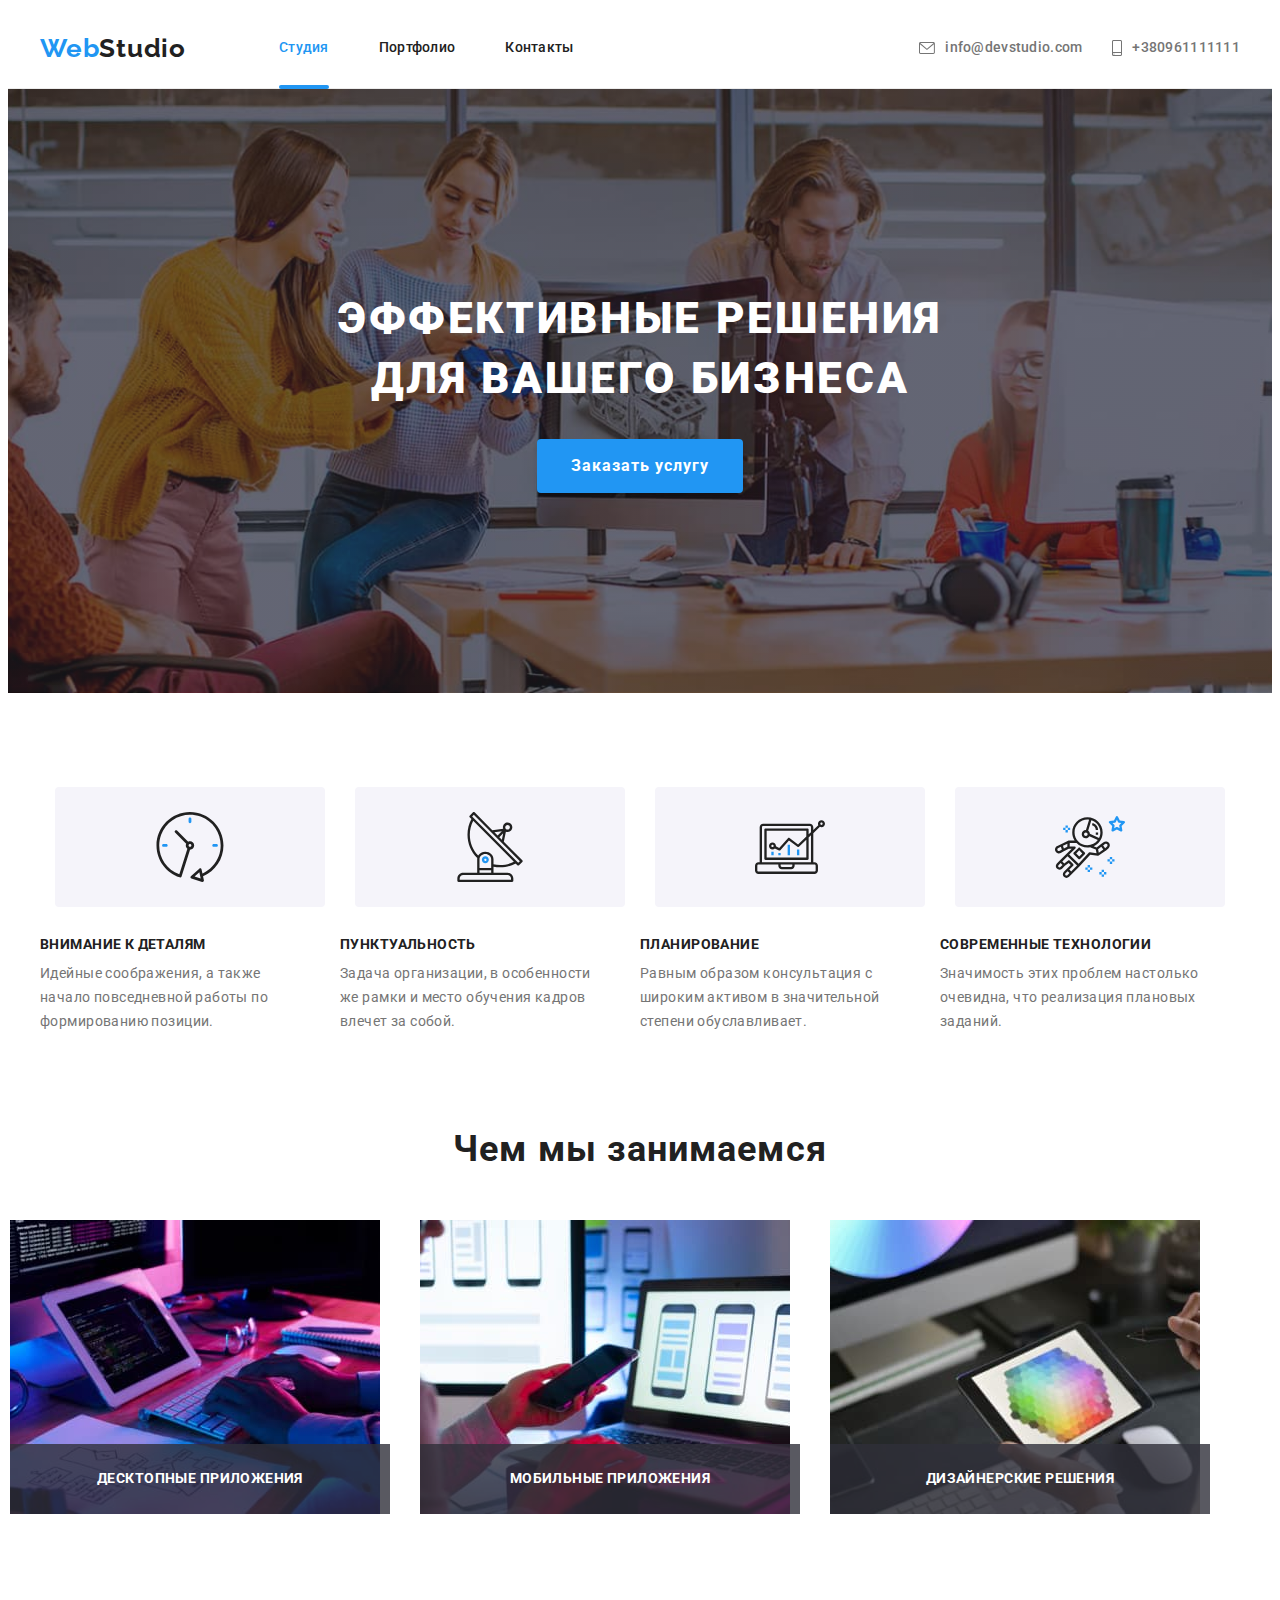
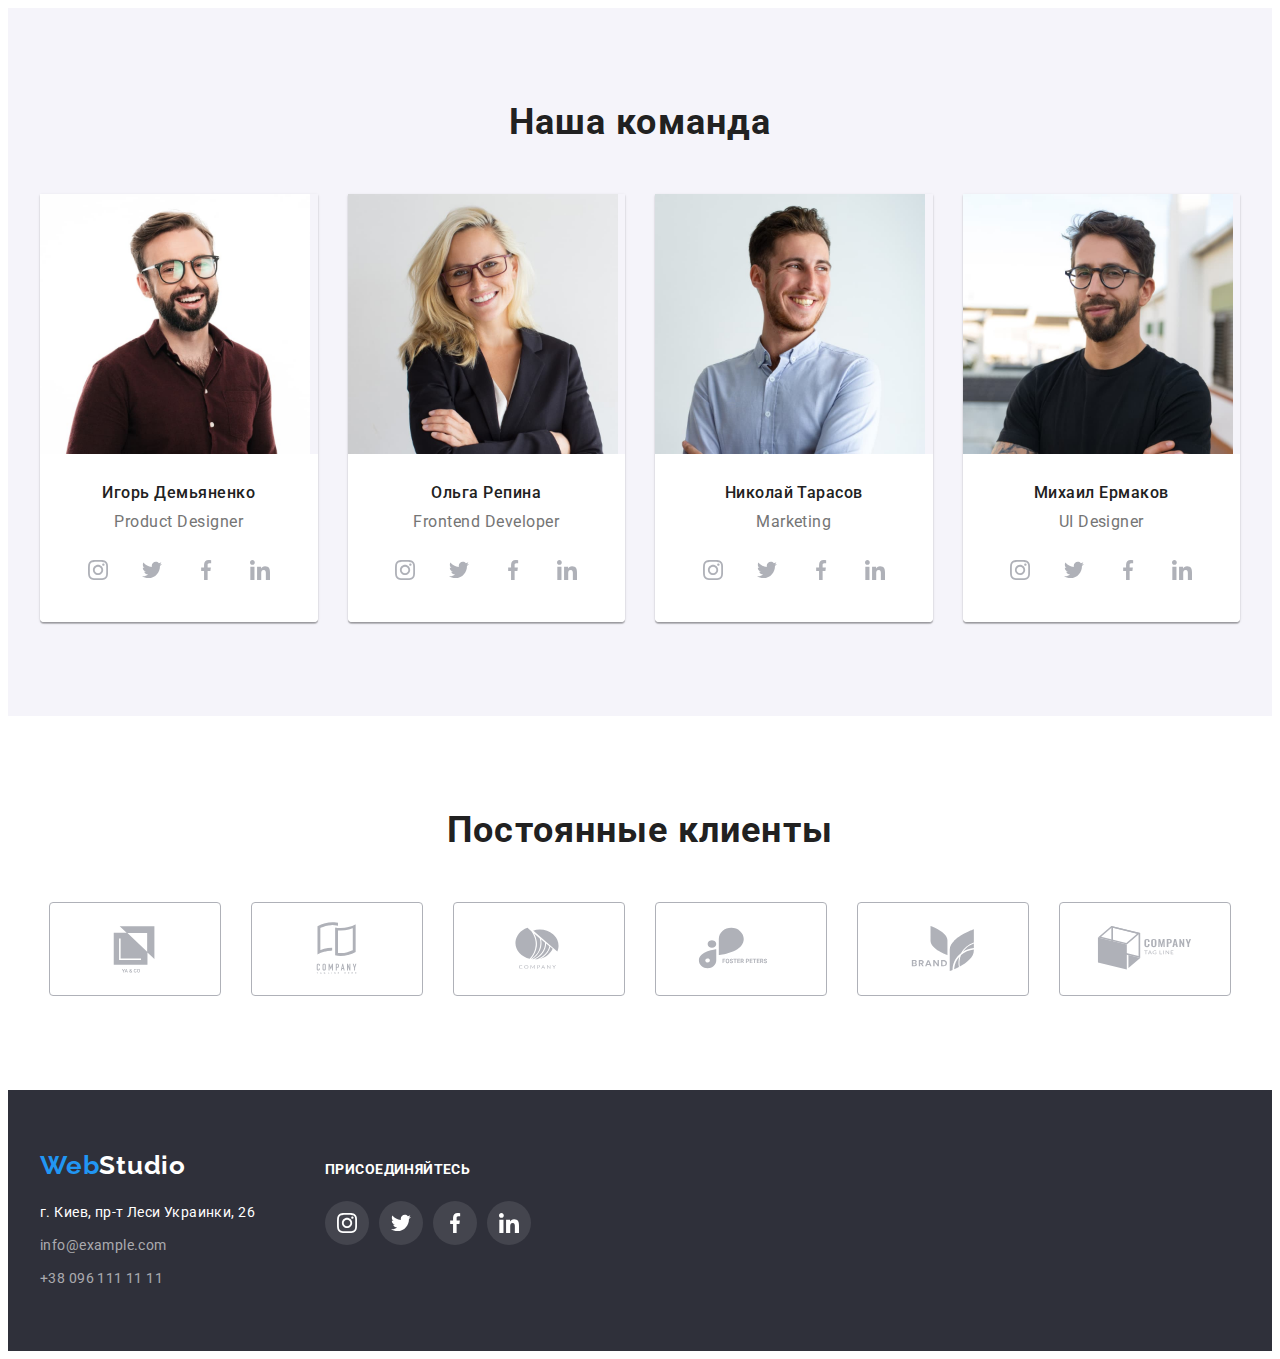
<file: index.html>
<!DOCTYPE html>
<html lang="ru">
  <head>
    <meta charset="UTF-8" />
    <meta http-equiv="X-UA-Compatible" content="IE=edge" />
    <meta name="viewport" content="width=device-width, initial-scale=1.0" />
    <title>Web Studio</title>
    <link rel="preconnect" href="https://fonts.googleapis.com" />
    <link rel="preconnect" href="https://fonts.gstatic.com" crossorigin />
    <link
      href="https://fonts.googleapis.com/css2?family=Raleway:wght@700&family=Roboto:wght@400;500;700;900&display=swap"
      rel="stylesheet"
    />
    <link
      rel="stylesheet"
      href="https://cdnjs.cloudflare.com/ajax/libs/modern-normalize/1.1.0/modern-normalize.min.css"
      integrity="sha512-wpPYUAdjBVSE4KJnH1VR1HeZfpl1ub8YT/NKx4PuQ5NmX2tKuGu6U/JRp5y+Y8XG2tV+wKQpNHVUX03MfMFn9Q=="
      crossorigin="anonymous"
      referrerpolicy="no-referrer"
    />
    <link rel="stylesheet" href="./css/styles.css" />
  </head>
  <body>
    <!--Заголовок-->
    <header class="header">
      <div class="container header-container">
        <a class="header-logo link" href="./index.html"
          ><span class="accent">Web</span>Studio</a
        >
        <nav class="header-nav">
          <ul class="list header-list">
            <li class="header-item">
              <a class="link header-link current" href="./index.html">Студия</a>
            </li>
            <li class="header-item">
              <a class="link header-link" href="./portfolio.html">Портфолио</a>
            </li>
            <li class="header-item">
              <a class="link header-link" href="">Контакты</a>
            </li>
          </ul>
        </nav>

        <ul class="list header-contact-list">
          <li class="heder-contact-item">
            <a class="link header-auth-nav" href="mailto:info@devstudio.com"
              ><svg class="contact-icon" width="16" height="12">
                <use href="./images/icons.svg#icon-envelope-1"></use>
              </svg>
              info@devstudio.com</a
            >
          </li>
          <li class="heder-contact-item">
            <a class="link header-auth-nav" href="tel:+380961111111"
              ><svg class="contact-icon" width="10" height="16">
                <use href="./images/icons.svg#icon-smartphone-2"></use>
              </svg>
              +380961111111</a
            >
          </li>
        </ul>
      </div>
    </header>

    <main>
      <!--Cекция 1-->
      <section class="hero">
        <div class="container">
          <h1 class="hero-title">ЭФФЕКТИВНЫЕ РЕШЕНИЯ ДЛЯ ВАШЕГО БИЗНЕСА</h1>
          <button type="button" class="button-primary" data-modal-open>
            Заказать услугу
          </button>
          <div class="backdrop is-hidden" data-modal>
            <div class="modal">
              <button class="modal-button" data-modal-close>
                <svg class="button-vector" width="11" height="11">
                  <use href="./images/icons.svg#icon-Vector-1"></use>
                </svg>
              </button>
            </div>
          </div>
        </div>
      </section>
      <!--Секция 2-->
      <section class="about">
        <div class="container">
          <h2 class="visually-hidden">Задания студии</h2>
          <ul class="about-icon-list list">
            <li class="about-icon-item">
              <div class="icon-tasks">
                <svg class="about-icon" width="70" height="70">
                  <use href="./images/icons.svg#icon-clock"></use>
                </svg>
              </div>
            </li>
            <li class="about-icon-item">
              <div class="icon-tasks">
                <svg class="about-icon" width="70" height="70">
                  <use href="./images/icons.svg#icon-antenna"></use>
                </svg>
              </div>
            </li>
            <li class="about-icon-item">
              <div class="icon-tasks">
                <svg class="about-icon" width="70" height="70">
                  <use href="./images/icons.svg#icon-diagram"></use>
                </svg>
              </div>
            </li>
            <li class="about-icon-item">
              <div class="icon-tasks">
                <svg class="about-icon" width="70" height="70">
                  <use href="./images/icons.svg#icon-astronaut"></use>
                </svg>
              </div>
            </li>
          </ul>
          <ul class="list about-list">
            <li class="about-item">
              <h3 class="about-title">Внимание к деталям</h3>
              <p class="about-text">
                Идейные соображения, а также начало повседневной работы по
                формированию позиции.
              </p>
            </li>
            <li class="about-item">
              <h3 class="about-title">Пунктуальность</h3>
              <p class="about-text">
                Задача организации, в особенности же рамки и место обучения
                кадров влечет за собой.
              </p>
            </li>
            <li class="about-item">
              <h3 class="about-title">Планирование</h3>
              <p class="about-text">
                Равным образом консультация с широким активом в значительной
                степени обуславливает.
              </p>
            </li>
            <li class="about-item">
              <h3 class="about-title">Современные технологии</h3>
              <p class="about-text">
                Значимость этих проблем настолько очевидна, что реализация
                плановых заданий.
              </p>
            </li>
          </ul>
        </div>
      </section>

      <!--Секция 3-->
      <section class="work">
        <div class="container">
          <h2 class="work-title">Чем мы занимаемся</h2>
          <ul class="list work-list">
            <li class="work-item">
              <div class="thumb">
                <img
                  src="./images/img1.jpg"
                  width="370"
                  alt="Работа за компьютером"
                />
                <p class="label">Десктопные приложения</p>
              </div>
            </li>
            <li class="work-item">
              <div class="thumb">
                <img src="./images/img2.jpg" width="370" alt="Телефон" />
                <p class="label">Мобильные приложения</p>
              </div>
            </li>
            <li class="work-item">
              <div class="thumb">
                <img src="./images/img3.jpg" width="370" alt="Планшет" />
                <p class="label">Дизайнерские решения</p>
              </div>
            </li>
          </ul>
        </div>
      </section>

      <section class="team">
        <!--Секция 4-->
        <div class="container">
          <h2 class="team-title">Наша команда</h2>
          <ul class="list team-list">
            <li class="team-item">
              <div class="shadow">
                <img
                  src="./images/img4.jpg"
                  width="270"
                  alt="Игорь Демьяненко фото"
                />
                <div class="specialists">
                  <h3 class="team-after-title">Игорь Демьяненко</h3>
                  <p class="team-text">
                    <span lang="en">Product Designer</span>
                  </p>
                  <ul class="specialists-list list">
                    <li class="specialists-item">
                      <a
                        href=""
                        class="specialists-link"
                        target="_blank"
                        rel="noopener noreferrer"
                        ><svg class="specialists-icon" width="20" height="20">
                          <use href="./images/icons.svg#icon-instagram"></use>
                        </svg>
                      </a>
                    </li>
                    <li class="specialists-item">
                      <a
                        href=""
                        class="specialists-link"
                        target="_blank"
                        rel="noopener noreferrer"
                        ><svg class="specialists-icon" width="20" height="20">
                          <use href="./images/icons.svg#icon-twitter"></use>
                        </svg>
                      </a>
                    </li>
                    <li class="specialists-item">
                      <a
                        href=""
                        class="specialists-link"
                        target="_blank"
                        rel="noopener noreferrer"
                        ><svg class="specialists-icon" width="20" height="20">
                          <use href="./images/icons.svg#icon-facebook"></use>
                        </svg>
                      </a>
                    </li>
                    <li class="specialists-item">
                      <a
                        href=""
                        class="specialists-link"
                        target="_blank"
                        rel="noopener noreferrer"
                        ><svg class="specialists-icon" width="20" height="20">
                          <use href="./images/icons.svg#icon-linkedin"></use>
                        </svg>
                      </a>
                    </li>
                  </ul>
                </div>
              </div>
            </li>
            <li class="team-item">
              <div class="shadow">
                <img
                  src="./images/img5.jpg"
                  width="270"
                  alt="Ольга Репина фото"
                />
                <div class="specialists">
                  <h3 class="team-after-title">Ольга Репина</h3>
                  <p class="team-text">
                    <span lang="en">Frontend Developer</span>
                  </p>
                  <ul class="specialists-list list">
                    <li class="specialists-item">
                      <a
                        href=""
                        class="specialists-link"
                        target="_blank"
                        rel="noopener noreferrer"
                        ><svg class="specialists-icon" width="20" height="20">
                          <use href="./images/icons.svg#icon-instagram"></use>
                        </svg>
                      </a>
                    </li>
                    <li class="specialists-item">
                      <a
                        href=""
                        class="specialists-link"
                        target="_blank"
                        rel="noopener noreferrer"
                        ><svg class="specialists-icon" width="20" height="20">
                          <use href="./images/icons.svg#icon-twitter"></use>
                        </svg>
                      </a>
                    </li>
                    <li class="specialists-item">
                      <a
                        href=""
                        class="specialists-link"
                        target="_blank"
                        rel="noopener noreferrer"
                        ><svg class="specialists-icon" width="20" height="20">
                          <use href="./images/icons.svg#icon-facebook"></use>
                        </svg>
                      </a>
                    </li>
                    <li class="specialists-item">
                      <a
                        href=""
                        class="specialists-link"
                        target="_blank"
                        rel="noopener noreferrer"
                        ><svg class="specialists-icon" width="20" height="20">
                          <use href="./images/icons.svg#icon-linkedin"></use>
                        </svg>
                      </a>
                    </li>
                  </ul>
                </div>
              </div>
            </li>
            <li class="team-item">
              <div class="shadow">
                <img
                  src="./images/img6.jpg"
                  width="270"
                  alt="Николай Тарасов фото"
                />
                <div class="specialists">
                  <h3 class="team-after-title">Николай Тарасов</h3>
                  <p class="team-text"><span lang="en">Marketing</span></p>
                  <ul class="specialists-list list">
                    <li class="specialists-item">
                      <a
                        href=""
                        class="specialists-link"
                        target="_blank"
                        rel="noopener noreferrer"
                        ><svg class="specialists-icon" width="20" height="20">
                          <use href="./images/icons.svg#icon-instagram"></use>
                        </svg>
                      </a>
                    </li>
                    <li class="specialists-item">
                      <a
                        href=""
                        class="specialists-link"
                        target="_blank"
                        rel="noopener noreferrer"
                        ><svg class="specialists-icon" width="20" height="20">
                          <use href="./images/icons.svg#icon-twitter"></use>
                        </svg>
                      </a>
                    </li>
                    <li class="specialists-item">
                      <a
                        href=""
                        class="specialists-link"
                        target="_blank"
                        rel="noopener noreferrer"
                        ><svg class="specialists-icon" width="20" height="20">
                          <use href="./images/icons.svg#icon-facebook"></use>
                        </svg>
                      </a>
                    </li>
                    <li class="specialists-item">
                      <a
                        href=""
                        class="specialists-link"
                        target="_blank"
                        rel="noopener noreferrer"
                        ><svg class="specialists-icon" width="20" height="20">
                          <use href="./images/icons.svg#icon-linkedin"></use>
                        </svg>
                      </a>
                    </li>
                  </ul>
                </div>
              </div>
            </li>
            <li class="team-item">
              <div class="shadow">
                <img
                  src="./images/img7.jpg"
                  width="270"
                  alt="Михаил Ермаков фото"
                />
                <div class="specialists">
                  <h3 class="team-after-title">Михаил Ермаков</h3>
                  <p class="team-text"><span lang="en">UI Designer</span></p>
                  <ul class="specialists-list list">
                    <li class="specialists-item">
                      <a
                        href=""
                        class="specialists-link"
                        target="_blank"
                        rel="noopener noreferrer"
                        ><svg class="specialists-icon" width="20" height="20">
                          <use href="./images/icons.svg#icon-instagram"></use>
                        </svg>
                      </a>
                    </li>
                    <li class="specialists-item">
                      <a
                        href=""
                        class="specialists-link"
                        target="_blank"
                        rel="noopener noreferrer"
                        ><svg class="specialists-icon" width="20" height="20">
                          <use href="./images/icons.svg#icon-twitter"></use>
                        </svg>
                      </a>
                    </li>
                    <li class="specialists-item">
                      <a
                        href=""
                        class="specialists-link"
                        target="_blank"
                        rel="noopener noreferrer"
                        ><svg class="specialists-icon" width="20" height="20">
                          <use href="./images/icons.svg#icon-facebook"></use>
                        </svg>
                      </a>
                    </li>
                    <li class="specialists-item">
                      <a
                        href=""
                        class="specialists-link"
                        target="_blank"
                        rel="noopener noreferrer"
                        ><svg class="specialists-icon" width="20" height="20">
                          <use href="./images/icons.svg#icon-linkedin"></use>
                        </svg>
                      </a>
                    </li>
                  </ul>
                </div>
              </div>
            </li>
          </ul>
        </div>
      </section>
      <!-- Секция 5 -->
      <section class="clients">
        <div class="container">
          <h2 class="clients-title">Постоянные клиенты</h2>
          <ul class="clients-list list">
            <li class="clients-item">
              <a
                href=""
                class="clients-link"
                target="_blank"
                rel="noopener noreferrer"
              >
                <svg class="clients-icon" width="106" height="60">
                  <use href="./images/icons.svg#icon-Logo-1"></use>
                </svg>
              </a>
            </li>
            <li class="clients-item">
              <a
                href=""
                class="clients-link"
                target="_blank"
                rel="noopener noreferrer"
              >
                <svg class="clients-icon" width="106" height="60">
                  <use href="./images/icons.svg#icon-Logo-2"></use>
                </svg>
              </a>
            </li>
            <li class="clients-item">
              <a
                href=""
                class="clients-link"
                target="_blank"
                rel="noopener noreferrer"
              >
                <svg class="clients-icon" width="106" height="60">
                  <use href="./images/icons.svg#icon-Logo-3"></use>
                </svg>
              </a>
            </li>
            <li class="clients-item">
              <a
                href=""
                class="clients-link"
                target="_blank"
                rel="noopener noreferrer"
              >
                <svg class="clients-icon" width="106" height="60">
                  <use href="./images/icons.svg#icon-Logo-4"></use>
                </svg>
              </a>
            </li>
            <li class="clients-item">
              <a
                href=""
                class="clients-link"
                target="_blank"
                rel="noopener noreferrer"
              >
                <svg class="clients-icon" width="106" height="60">
                  <use href="./images/icons.svg#icon-Logo-5"></use>
                </svg>
              </a>
            </li>
            <li class="clients-item">
              <a
                href=""
                class="clients-link"
                target="_blank"
                rel="noopener noreferrer"
              >
                <svg class="clients-icon" width="106" height="60">
                  <use href="./images/icons.svg#icon-Logo-6"></use>
                </svg>
              </a>
            </li>
          </ul>
        </div>
      </section>
    </main>
    <footer class="footer">
      <!--Подвал-->
      <div class="container footer-container">
        <div class="footer-left">
          <a class="footer-logo link" href="./index.html"
            ><span class="accent">Web</span>Studio
          </a>
          <address class="adress">
            <p class="adress-text">г. Киев, пр-т Леси Украинки, 26</p>
            <ul class="list adress-list">
              <li class="adress-item">
                <a class="link adress-link" href="mailto:info@example.com"
                  >info@example.com</a
                >
              </li>
              <li class="adress-item">
                <a class="link adress-link" href="tel:+380961111111"
                  >+38 096 111 11 11</a
                >
              </li>
            </ul>
          </address>
        </div>
        <div class="footer-right">
          <p class="footer-text">ПРИСОЕДИНЯЙТЕСЬ</p>
          <ul class="footer-list list">
            <li class="footer-item">
              <a
                href=""
                class="footer-link"
                target="_blank"
                rel="noopener noreferrer"
                ><svg class="footer-icon" width="20" height="20">
                  <use href="./images/icons.svg#icon-instagram"></use>
                </svg>
              </a>
            </li>
            <li class="footer-item">
              <a
                href=""
                class="footer-link"
                target="_blank"
                rel="noopener noreferrer"
                ><svg class="footer-icon" width="20" height="20">
                  <use href="./images/icons.svg#icon-twitter"></use>
                </svg>
              </a>
            </li>
            <li class="footer-item">
              <a
                href=""
                class="footer-link"
                target="_blank"
                rel="noopener noreferrer"
                ><svg class="footer-icon" width="20" height="20">
                  <use href="./images/icons.svg#icon-facebook"></use>
                </svg>
              </a>
            </li>
            <li class="footer-item">
              <a
                href=""
                class="footer-link"
                target="_blank"
                rel="noopener noreferrer"
                ><svg class="footer-icon" width="20" height="20">
                  <use href="./images/icons.svg#icon-linkedin"></use>
                </svg>
              </a>
            </li>
          </ul>
        </div>
      </div>
    </footer>
    <script src="./js/modal.js"></script>
  </body>
</html>
</file>
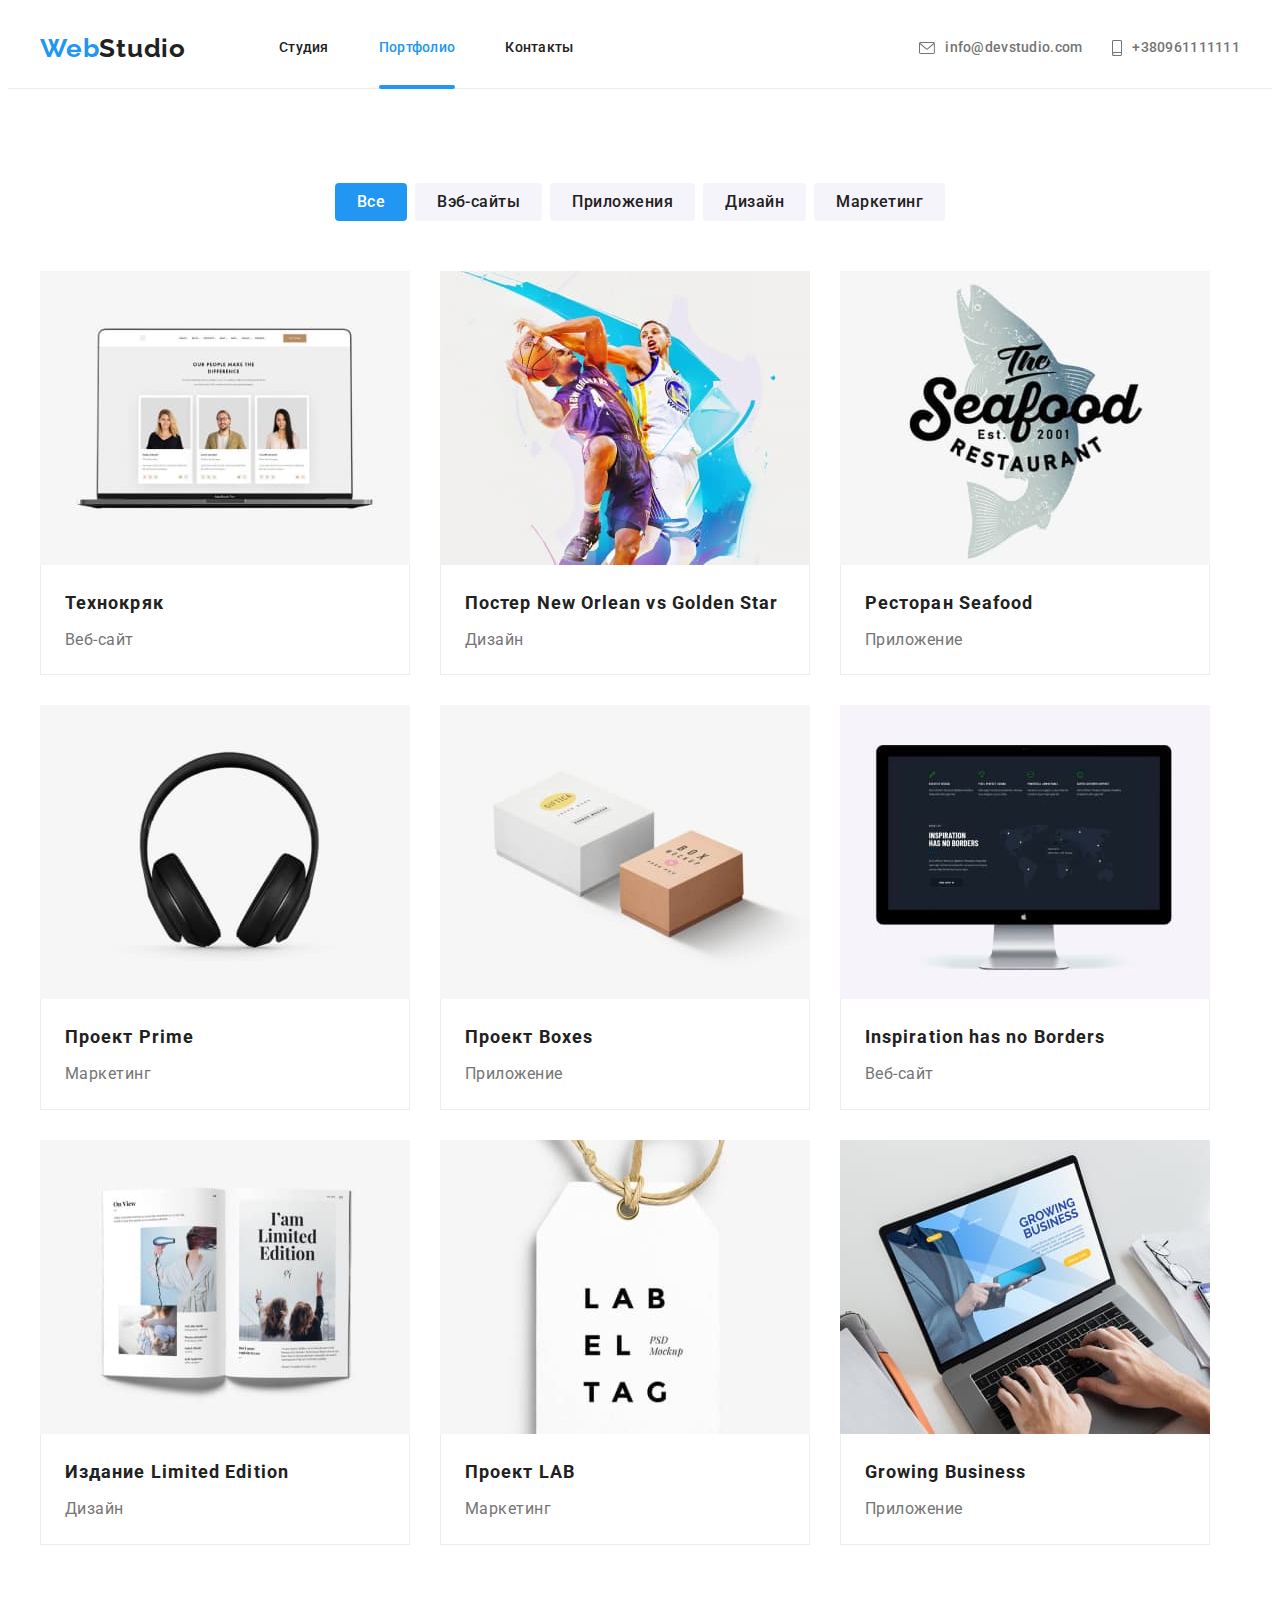
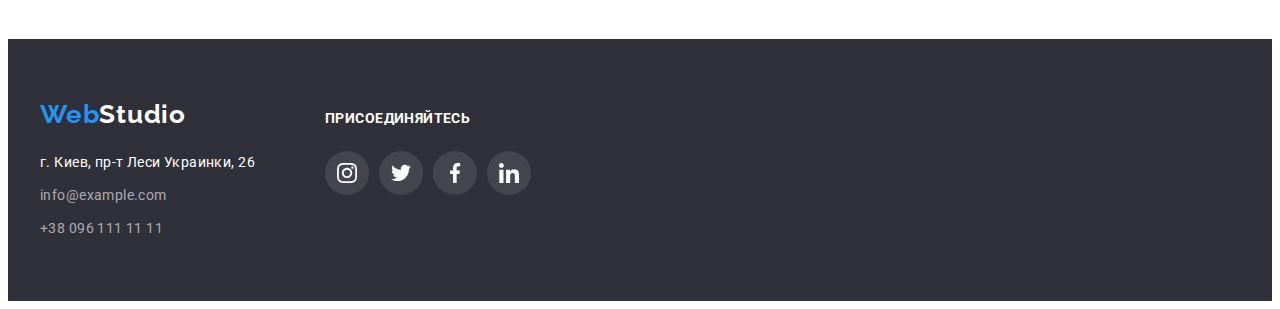
<file: portfolio.html>
<!DOCTYPE html>
<html lang="ru">
  <head>
    <meta charset="UTF-8" />
    <meta http-equiv="X-UA-Compatible" content="IE=edge" />
    <meta name="viewport" content="width=device-width, initial-scale=1.0" />
    <title>Портфолио</title>
    <link rel="preconnect" href="https://fonts.googleapis.com" />
    <link rel="preconnect" href="https://fonts.gstatic.com" crossorigin />
    <link
      href="https://fonts.googleapis.com/css2?family=Raleway:wght@700&family=Roboto:wght@400;500;700;900&display=swap"
      rel="stylesheet"
    />
    <link
      rel="stylesheet"
      href="https://cdnjs.cloudflare.com/ajax/libs/modern-normalize/1.1.0/modern-normalize.min.css"
      integrity="sha512-wpPYUAdjBVSE4KJnH1VR1HeZfpl1ub8YT/NKx4PuQ5NmX2tKuGu6U/JRp5y+Y8XG2tV+wKQpNHVUX03MfMFn9Q=="
      crossorigin="anonymous"
      referrerpolicy="no-referrer"
    />
    <link rel="stylesheet" href="./css/styles.css" />
  </head>
  <body>
    <!--Заголовок-->
    <header class="header">
      <div class="container header-container">
        <a class="header-logo link" href="./index.html"
          ><span class="accent">Web</span>Studio</a
        >
        <nav class="header-nav">
          <ul class="list header-list">
            <li class="header-item">
              <a class="link header-link" href="./index.html">Студия</a>
            </li>
            <li class="header-item">
              <a class="link header-link current" href="./portfolio.html"
                >Портфолио</a
              >
            </li>
            <li class="header-item">
              <a class="link header-link" href="">Контакты</a>
            </li>
          </ul>
        </nav>

        <ul class="list header-contact-list">
          <li class="heder-contact-item">
            <a class="link header-auth-nav" href="mailto:info@devstudio.com"
              ><svg class="contact-icon" width="16" height="12">
                <use href="./images/icons.svg#icon-envelope-1"></use>
              </svg>
              info@devstudio.com</a
            >
          </li>
          <li class="heder-contact-item">
            <a class="link header-auth-nav" href="tel:+380961111111"
              ><svg class="contact-icon" width="10" height="16">
                <use href="./images/icons.svg#icon-smartphone-2"></use>
              </svg>
              +380961111111</a
            >
          </li>
        </ul>
      </div>
    </header>

    <main>
      <section class="portfolio">
        <div class="container">
          <h1 class="visually-hidden">Проэкты</h1>
          <ul class="list button-list">
            <li class="button-item">
              <button type="button" class="button-blue">Все</button>
            </li>
            <li class="button-item">
              <button type="button" class="button">Вэб-сайты</button>
            </li>
            <li class="button-item">
              <button type="button" class="button">Приложения</button>
            </li>
            <li class="button-item">
              <button type="button" class="button">Дизайн</button>
            </li>
            <li class="button-item">
              <button type="button" class="button">Маркетинг</button>
            </li>
          </ul>

          <ul class="list project-list">
            <li class="project-item">
              <a class="link project-link" href="">
                <div class="thumb-portfolio">
                  <img src="./images1/img1.jpg" alt="команда вебсайта" />
                  <p class="overlay">
                    Технокряк это современная площадка распространения
                    коронавируса. Компании используют эту платформу для
                    цифрового шпионажа и атак на защищённые сервера конкурентов.
                  </p>
                </div>
                <div class="projects">
                  <h2 class="project-title">Технокряк</h2>
                  <p class="project-text">Веб-сайт</p>
                </div>
              </a>
            </li>
            <li class="project-item">
              <a class="link project-link" href="">
                <div class="thumb-portfolio">
                  <img
                    src="./images1/img2.jpg"
                    width="370"
                    alt="Два баскетболиста"
                  />
                  <p class="overlay">
                    Технокряк это современная площадка распространения
                    коронавируса. Компании используют эту платформу для
                    цифрового шпионажа и атак на защищённые сервера конкурентов.
                  </p>
                </div>
                <div class="projects">
                  <h2 class="project-title">
                    Постер <span lang="en">New Orlean vs Golden Star</span>
                  </h2>
                  <p class="project-text">Дизайн</p>
                </div>
              </a>
            </li>
            <li class="project-item">
              <a class="link project-link" href="">
                <div class="thumb-portfolio">
                  <img
                    src="./images1/img3.jpg"
                    width="370"
                    alt="Название ресторана Seafood "
                  />
                  <p class="overlay">
                    Технокряк это современная площадка распространения
                    коронавируса. Компании используют эту платформу для
                    цифрового шпионажа и атак на защищённые сервера конкурентов.
                  </p>
                </div>
                <div class="projects">
                  <h2 class="project-title">
                    Ресторан <span lang="en">Seafood</span>
                  </h2>
                  <p class="project-text">Приложение</p>
                </div>
              </a>
            </li>
            <li class="project-item">
              <a class="link project-link" href="">
                <div class="thumb-portfolio">
                  <img src="./images1/img4.jpg" width="370" alt="Наушники" />
                  <p class="overlay">
                    Технокряк это современная площадка распространения
                    коронавируса. Компании используют эту платформу для
                    цифрового шпионажа и атак на защищённые сервера конкурентов.
                  </p>
                </div>
                <div class="projects">
                  <h2 class="project-title">
                    Проект <span lang="en">Prime</span>
                  </h2>
                  <p class="project-text">Маркетинг</p>
                </div>
              </a>
            </li>
            <li class="project-item">
              <a class="link project-link" href="">
                <div class="thumb-portfolio">
                  <img src="./images1/img5.jpg" width="370" alt="Две коробки" />
                  <p class="overlay">
                    Технокряк это современная площадка распространения
                    коронавируса. Компании используют эту платформу для
                    цифрового шпионажа и атак на защищённые сервера конкурентов.
                  </p>
                </div>
                <div class="projects">
                  <h2 class="project-title">
                    Проект <span lang="en">Boxes</span>
                  </h2>
                  <p class="project-text">Приложение</p>
                </div>
              </a>
            </li>
            <li class="project-item">
              <a class="link project-link" href="">
                <div class="thumb-portfolio">
                  <img src="./images1/img6.jpg" width="370" alt="Ноубук" />
                  <p class="overlay">
                    Технокряк это современная площадка распространения
                    коронавируса. Компании используют эту платформу для
                    цифрового шпионажа и атак на защищённые сервера конкурентов.
                  </p>
                </div>
                <div class="projects">
                  <h2 class="project-title">
                    <span lang="en">Inspiration has no Borders</span>
                  </h2>
                  <p class="project-text">Веб-сайт</p>
                </div>
              </a>
            </li>
            <li class="project-item">
              <a class="link project-link" href="">
                <div class="thumb-portfolio">
                  <img src="./images1/img7.jpg" width="370" alt="Журнал" />
                  <p class="overlay">
                    Технокряк это современная площадка распространения
                    коронавируса. Компании используют эту платформу для
                    цифрового шпионажа и атак на защищённые сервера конкурентов.
                  </p>
                </div>
                <div class="projects">
                  <h2 class="project-title">
                    Издание <span lang="en">Limited Edition</span>
                  </h2>
                  <p class="project-text">Дизайн</p>
                </div>
              </a>
            </li>
            <li class="project-item">
              <a class="link project-link" href="">
                <div class="thumb-portfolio">
                  <img src="./images1/img8.jpg" width="370" alt="Брелок" />
                  <p class="overlay">
                    Технокряк это современная площадка распространения
                    коронавируса. Компании используют эту платформу для
                    цифрового шпионажа и атак на защищённые сервера конкурентов.
                  </p>
                </div>
                <div class="projects">
                  <h2 class="project-title">
                    Проект <span lang="en">LAB</span>
                  </h2>
                  <p class="project-text">Маркетинг</p>
                </div>
              </a>
            </li>
            <li class="project-item">
              <a class="link project-link" href="">
                <div class="thumb-portfolio">
                  <img src="./images1/img9.jpg" width="370" alt="Ноутбук" />
                  <p class="overlay">
                    Технокряк это современная площадка распространения
                    коронавируса. Компании используют эту платформу для
                    цифрового шпионажа и атак на защищённые сервера конкурентов.
                  </p>
                </div>
                <div class="projects">
                  <h2 class="project-title">
                    <span lang="en">Growing Business</span>
                  </h2>
                  <p class="project-text">Приложение</p>
                </div>
              </a>
            </li>
          </ul>
        </div>
      </section>
    </main>

    <footer class="footer">
      <!--Подвал-->
      <div class="container footer-container">
        <div class="footer-left">
          <a class="footer-logo link" href="./index.html"
            ><span class="accent">Web</span>Studio
          </a>
          <address class="adress">
            <p class="adress-text">г. Киев, пр-т Леси Украинки, 26</p>
            <ul class="list adress-list">
              <li class="adress-item">
                <a class="link adress-link" href="mailto:info@example.com"
                  >info@example.com</a
                >
              </li>
              <li class="adress-item">
                <a class="link adress-link" href="tel:+380961111111"
                  >+38 096 111 11 11</a
                >
              </li>
            </ul>
          </address>
        </div>
        <div class="footer-right">
          <p class="footer-text">ПРИСОЕДИНЯЙТЕСЬ</p>
          <ul class="footer-list list">
            <li class="footer-item">
              <a href="" class="footer-link"
                ><svg class="footer-icon" width="20" height="20">
                  <use href="./images/icons.svg#icon-instagram"></use>
                </svg>
              </a>
            </li>
            <li class="footer-item">
              <a href="" class="footer-link"
                ><svg class="footer-icon" width="20" height="20">
                  <use href="./images/icons.svg#icon-twitter"></use>
                </svg>
              </a>
            </li>
            <li class="footer-item">
              <a href="" class="footer-link"
                ><svg class="footer-icon" width="20" height="20">
                  <use href="./images/icons.svg#icon-facebook"></use>
                </svg>
              </a>
            </li>
            <li class="footer-item">
              <a href="" class="footer-link"
                ><svg class="footer-icon" width="20" height="20">
                  <use href="./images/icons.svg#icon-linkedin"></use>
                </svg>
              </a>
            </li>
          </ul>
        </div>
      </div>
    </footer>
  </body>
</html>
</file>
<file: css/styles.css>
/* цвет основного текста #212121; */
/* вторичный цвет текста: #757575;*/
/* белый #ffffff;*/
/* акцент #2196f3;*/
/* rgba цвет  #ffffff99 */
/* вторичый цвет фона #ffffff; */

:root {
  --primary-text-color: #212121;
  --secondery-text-color: #757575;
  --white-color: #ffffff;
  --accent-color: #2196f3;
  --bg-color2: #2f303a;
  --bg-color1: #ffffff;
  --bg-color3: #f5f4fa;
  --rgba-color: rgba(255, 255, 255, 0.6);
  --btn-hover-color: #188ce8;
  --transition-duration: 250ms;
  --transition-timing-function: cubic-bezier(0.4, 0, 0.2, 1);
}

/* Index.html */
p,
h1,
h2,
h3,
h4,
h5,
h6,
p {
  margin: 0;
}
ul {
  margin: 0;
  padding: 0;
}

button {
  cursor: pointer;
}

img {
  display: block;
}

.visually-hidden {
  position: absolute;
  white-space: nowrap;
  width: 1px;
  height: 1px;
  overflow: hidden;
  border: 0;
  padding: 0;
  clip: rect(0 0 0 0);
  clip-path: inset(50%);
  margin: -1px;
}

body {
  color: var(--primary-text-color);
  font-family: Roboto, sans-serif;
  background-color: var(--bg-color1);
}

.list {
  list-style: none;
}

.link {
  text-decoration: none;
}

.container {
  width: 1200px;
  padding-right: 15px;
  padding-left: 15px;
  margin: 0 auto;
  /* outline: 2px solid tomato; */
}

.header {
  border-bottom: 1px solid #ececec;
}

.header-list {
  display: flex;
}

.header-contact-list {
  display: flex;
  margin-left: auto;
}

.header-container {
  display: flex;
  align-items: center;
}

/* Logo */
.header-logo {
  color: var(--primary-text-color);
  font-family: 'Raleway', sans-serif;
  letter-spacing: 0.03em;
  font-size: 26px;
  line-height: 1.19;
  font-weight: 700;
  margin-right: 93px;
}

.header-logo .accent {
  color: var(--accent-color);
}

/* header-nav */

.header-link {
  color: var(--primary-text-color);
  letter-spacing: 0.02em;
  font-weight: 500;
  font-size: 14px;
  line-height: 1.14;
  padding-top: 32px;
  padding-bottom: 32px;
  display: block;
  transition-property: color;
  transition-duration: var(--transition-duration);
  transition-timing-function: var(--transition-timing-function);
}

.header-link:hover,
.header-link:focus {
  color: var(--accent-color);
}

.header-link.current {
  color: var(--accent-color);
}

.header-item:not(:last-child) {
  margin-right: 50px;
}

.header-link {
  position: relative;
  display: flex;
}

.header-link.current::after {
  position: absolute;
  bottom: -1px;
  left: 0;
  content: '';
  width: 48px;
  height: 4px;
  background: #2196f3;
  border-radius: 2px;
  display: flex;
  width: 100%;
}

.heder-contact-item:not(:last-child) {
  margin-right: 30px;
}

.contact-icon {
  margin-right: 10px;
  fill: #757575;
  transition-property: fill;
  transition-duration: var(--transition-duration);
  transition-timing-function: var(--transition-timing-function);
}

.header-auth-nav:hover,
.header-auth-nav:focus {
  color: var(--accent-color);
}

.header-auth-nav:hover .contact-icon,
.header-auth-nav:focus .contact-icon {
  fill: var(--accent-color);
}

/*header-auth-nav */
.header-auth-nav {
  color: var(--secondery-text-color);
  letter-spacing: 0.02em;
  font-weight: 500;
  font-size: 14px;
  line-height: 1.14;
  display: flex;
  align-items: center;
  transition-property: color;
  transition-duration: var(--transition-duration);
  transition-timing-function: var(--transition-timing-function);
}

.header-auth-nav:hover,
.header-auth-nav:focus {
  color: var(--accent-color);
}

/* Неro */
.hero {
  background-color: var(--bg-color2);
  padding-top: 200px;
  padding-bottom: 200px;

  background-image: linear-gradient(
      rgba(47, 48, 58, 0.4),
      rgba(47, 48, 58, 0.4)
    ),
    url(../images/img19.jpg);
  background-repeat: no-repeat;
  background-position: center;
  max-width: 1600px;
  margin: 0 auto;
  background-size: cover;
  text-align: center;
}

.hero-title {
  color: var(--white-color);
  letter-spacing: 0.06em;
  font-weight: 900;
  font-size: 44px;
  line-height: 1.36;
  text-align: center;
  text-transform: uppercase;
  margin-bottom: 30px;
  max-width: 696px;
  margin-left: auto;
  margin-right: auto;
}

/* Button-primary */
.button-primary {
  color: var(--white-color);
  background-color: var(--accent-color);
  letter-spacing: 0.06em;
  font-size: 16px;
  line-height: 1.87;
  font-family: inherit;
  font-weight: 700;
  border-radius: 4px;
  border-color: transparent;
  box-shadow: 0px 4px 4px rgba(0, 0, 0, 0.15);
  padding: 10px 32px;
  min-width: 200px;
  min-height: 50px;
  transition: background-color 250ms cubic-bezier(0.4, 0, 0.2, 1);
}

.button-primary:hover,
.button-primary:focus {
  background-color: var(--btn-hover-color);
}

/* About*/
.about {
  padding-top: 94px;
  padding-bottom: 94px;
}

.icon-tasks {
  width: 270px;
  height: 120px;
  background-color: #f5f4fa;
  display: flex;
  justify-content: center;
  align-items: center;
  margin-bottom: 30px;
  border-radius: 4px;
}

.about-icon-list {
  display: flex;
  justify-content: center;
}

.about-icon-item:not(:last-child) {
  margin-right: 30px;
}

.about-list {
  display: flex;
}
.about-item:not(:last-child) {
  margin-right: 30px;
  max-width: 270px;
}

.about-title {
  letter-spacing: 0.03em;
  font-size: 14px;
  line-height: 1.14;
  font-weight: 700;
  text-transform: uppercase;
  margin-bottom: 10px;
}

.about-text {
  color: var(--secondery-text-color);
  letter-spacing: 0.03em;
  font-size: 14px;
  line-height: 1.71;
}

/* Work */
.work {
  padding-bottom: 94px;
}
.work-list {
  display: flex;
  margin-left: -30px;
}
.work-item {
  width: calc(100% / 3 - 30px);
  margin-left: 30px;
}
.work-item:first-child {
  margin-left: 0;
}

.work-title {
  font-size: 36px;
  line-height: 1, 16;
  text-align: center;
  letter-spacing: 0.03em;
  font-weight: 700;
  margin-bottom: 50px;
}

/* Team */
.shadow {
  box-shadow: 0px 1px 3px rgba(0, 0, 0, 0.12), 0px 1px 1px rgba(0, 0, 0, 0.14),
    0px 2px 1px rgba(0, 0, 0, 0.2);
  border-radius: 0 0 4px 4px;
}
.specialists {
  padding-top: 30px;
  padding-bottom: 30px;
  background-color: var(--white-color);
  border-radius: 0 0 4px 4px;
}

.specialists-link:hover,
.specialists-link:focus {
  background-color: var(--accent-color);
}

.specialists-link:hover .specialists-icon,
.specialists-link:focus .specialists-icon {
  background-color: var(--accent-color);
  fill: #ffffff;
}

.specialists-link {
  width: 44px;
  height: 44px;
  background-color: var(--white-color);
  display: flex;
  justify-content: center;
  align-items: center;
  border-radius: 50%;
  transition-property: background-color;
  transition-duration: var(--transition-duration);
  transition-timing-function: var(--transition-timing-function);
}

.specialists-list {
  display: flex;
  justify-content: center;
}

.specialists-item + .specialists-item {
  margin-left: 10px;
}
.specialists-icon {
  fill: #afb1b8;
  transition: fill 250ms cubic-bezier(0.4, 0, 0.2, 1);
}

.team {
  background-color: var(--bg-color3);
  padding-top: 94px;
  padding-bottom: 94px;
}

.team-list {
  display: flex;
  margin-right: -30px;
}

.team-item {
  width: calc(100% / 4 - 30px);
  margin-left: 30px;
}

.team-item:nth-child(1) {
  margin-left: 0;
}

/* .team-item:not(:last-child) {
  margin-right: 30px; */

.team-title {
  font-size: 36px;
  line-height: 1.16;
  font-weight: 700;
  text-align: center;
  letter-spacing: 0.03em;
  margin-bottom: 50px;
}

.team-after-title {
  font-size: 16px;
  line-height: 1.18;
  font-weight: 500;
  text-align: center;
  letter-spacing: 0.03em;
  margin-bottom: 10px;
}

.team-text {
  color: var(--secondery-text-color);
  font-size: 16px;
  line-height: 1.18;
  text-align: center;
  letter-spacing: 0.03em;
  margin-bottom: 16px;
}

.clients {
  padding-top: 94px;
  padding-bottom: 94px;
}
.clients-list {
  display: flex;
  justify-content: center;
}

.clients-link {
  width: 170px;
  height: 92px;
  display: flex;
  justify-content: center;
  align-items: center;
  border: 1px solid #afb1b8;
  border-radius: 4px;
  transition-property: background-color, border-color;
  transition-duration: var(--transition-duration);
  transition-timing-function: var(--transition-timing-function);
}

.clients-item:not(:last-child) {
  margin-right: 30px;
}
.clients-link:hover,
.clients-link:focus {
  background-color: #ffffff;
  border-color: var(--accent-color);
}

.clients-link:hover .clients-icon,
.clients-link:focus .clients-icon {
  background-color: #ffffff;
  fill: var(--accent-color);
}

.clients-icon {
  fill: #afb1b8;
  transition-property: fill;
  transition-duration: var(--transition-duration);
  transition-timing-function: var(--transition-timing-function);
}

.clients-title {
  font-size: 36px;
  line-height: 1.16;
  font-weight: 700;
  text-align: center;
  letter-spacing: 0.03em;
  margin-bottom: 50px;
}

/* Footer */
.footer-left {
  margin-right: 70px;
}
.adress {
  margin-top: 20px;
}

.footer {
  letter-spacing: 0.03em;
  font-size: 14px;
  line-height: 1.71;
  background-color: var(--bg-color2);
  padding-top: 60px;
  padding-bottom: 60px;
}

.footer-logo {
  color: var(--white-color);
  font-family: 'Raleway', sans-serif;
  font-size: 26px;
  line-height: 1.19;
  letter-spacing: 0.03em;
  font-weight: 700;
}

.footer-logo .accent {
  color: var(--accent-color);
}

.adress-text {
  color: var(--white-color);
  font-style: normal;
  margin-bottom: 9px;
}

.adress-item:not(:last-child) {
  margin-bottom: 9px;
}

.adress-link {
  color: var(--rgba-color);
  font-style: normal;
  transition-property: color;
  transition-duration: var(--transition-duration);
  transition-timing-function: var(--transition-timing-function);
}

.adress-link:hover,
.adress-link:focus {
  color: var(--accent-color);
}

.footer-link {
  width: 44px;
  height: 44px;
  background-color: rgba(255, 255, 255, 0.1);
  display: flex;
  justify-content: center;
  align-items: center;
  border-radius: 50%;
  transition-property: background-color;
  transition-duration: var(--transition-duration);
  transition-timing-function: var(--transition-timing-function);
}

.footer-list {
  display: flex;
  justify-content: center;
}

.footer-item:not(:last-child) {
  margin-right: 10px;
}

.footer-link:hover,
.footer-link:focus {
  background-color: var(--accent-color);
}

.footer-icon {
  fill: #ffffff;
}

.footer-text {
  color: #ffffff;
  font-weight: 700;
  margin-bottom: 20px;
}
.footer-container {
  display: flex;
  justify-content: flex-start;
  align-items: baseline;
}

/* portfolio.html */
.portfolio {
  padding-top: 94px;
  padding-bottom: 94px;
}
/* Button */

.button-list {
  display: flex;
  justify-content: center;
  margin-bottom: 50px;
}

.button-item:not(:last-child) {
  margin-right: 8px;
}

.project-list {
  display: flex;
  flex-wrap: wrap;
}

.project-item:not(:nth-child(3n)) {
  margin-right: 30px;
  width: 370px;
}

.project-item {
  margin-bottom: 30px;
}

.project-item:nth-child(n + 7) {
  margin-bottom: 0;
}

.button-blue {
  color: var(--white-color);
  background-color: var(--accent-color);
  font-weight: 500;
  font-size: 16px;
  line-height: 1.6;
  text-align: center;
  letter-spacing: 0.03em;
  font-family: inherit;
  cursor: pointer;
  padding: 6px 22px;
  border-radius: 4px;
  border: none;
  transition-property: background-color, color, box-shadow;
  transition-duration: var(--transition-duration);
  transition-timing-function: var(--transition-timing-function);
}

.button-blue:hover,
.button-blue:focus {
  color: var(--white-color);
  background-color: var(--accent-color);
  box-shadow: 0 4px 4px rgba(0, 0, 0, 0.25);
}

.button {
  color: var(--primary-text-color);
  background-color: var(--bg-color3);
  font-weight: 500;
  font-size: 16px;
  line-height: 1.6;
  text-align: center;
  letter-spacing: 0.03em;
  font-family: inherit;
  padding: 6px 22px;
  border-radius: 4px;
  border: none;
  transition-property: color, background-color, box-shadow;
  transition-duration: var(--transition-duration);
  transition-timing-function: var(--transition-timing-function);
}

.button:hover,
.button:focus {
  color: var(--white-color);
  background-color: var(--accent-color);
  box-shadow: 0 4px 4px rgba(0, 0, 0, 0.25);
}

/* Project-title */
.projects {
  padding: 20px 24px;
  background-color: var(--white-color);
  border-bottom: 1px solid #eeeeee;
  border-left: 1px solid #eeeeee;
  border-right: 1px solid #eeeeee;
  box-sizing: border-box;
}

.project-title {
  color: var(--primary-text-color);
  font-weight: 700;
  font-size: 18px;
  line-height: 2;
  letter-spacing: 0.06em;
  margin-bottom: 4px;
}

/* Project-text */
.project-text {
  color: var(--secondery-text-color);
  font-size: 16px;
  line-height: 1.87;
  letter-spacing: 0.03em;
}

.project-link:hover,
.project-link:focus {
  box-shadow: 0px 1px 1px rgba(0, 0, 0, 0.12), 0px 4px 4px rgba(0, 0, 0, 0.06),
    1px 4px 6px rgba(0, 0, 0, 0.16);
}

.project-link {
  display: block;
  transition-property: box-shadow;
  transition-duration: var(--transition-duration);
  transition-timing-function: var(--transition-timing-function);
}

.backdrop {
  position: fixed;
  top: 0;
  left: 0;
  width: 100%;
  height: 100%;
  background: rgba(0, 0, 0, 0.2);
  transition: opacity 250ms cubic-bezier(0.4, 0, 0.2, 1),
    visibility 250ms cubic-bezier(0.4, 0, 0.2, 1);
}

.backdrop.is-hidden {
  opacity: 0;
  pointer-events: none;
  visibility: hidden;
}

.backdrop.is-hidden .modal {
  transform: translate(-50%, -50%) scale(0.5);
}

.modal {
  position: absolute;
  top: 50%;
  left: 50%;
  transform: translate(-50%, -50%) scale(1);
  min-height: 581px;
  width: 528px;
  background-color: #ffffff;
  box-shadow: 0px 1px 3px rgba(0, 0, 0, 0.12), 0px 1px 1px rgba(0, 0, 0, 0.14),
    0px 2px 1px rgba(0, 0, 0, 0.2);
  border-radius: 4px;
  transition-property: transform;
  transition-duration: var(--transition-duration);
  transition-timing-function: var(--transition-timing-function);
}

.modal-button {
  position: absolute;
  top: 8px;
  right: 8px;
  width: 30px;
  height: 30px;
  background-color: #ffffff;
  border-radius: 50%;
  display: flex;
  justify-content: center;
  align-items: center;
  border: 1px solid #0000001a;
}

.thumb {
  position: relative;
}
.label {
  position: absolute;
  bottom: 0;
  right: 0;
  left: 0;

  padding: 27px;
  background: rgba(47, 48, 58, 0.8);
  color: #ffffff;
  font-size: 14px;
  line-height: 1.14;
  text-align: center;
  letter-spacing: 0.03em;
  text-transform: uppercase;
  font-weight: 700;
}

.thumb-portfolio {
  position: relative;
  overflow: hidden;
}

.overlay {
  position: absolute;
  top: 0;
  left: 0;
  width: 100%;
  height: 100%;
  background: rgba(33, 150, 243, 0.9);
  color: #ffffff;
  font-size: 18px;
  line-height: 1.5;
  letter-spacing: 0.03em;
  padding: 63px 24px;

  transform: translatey(101%);
  transition-property: transform;
  transition-duration: 250ms;
  transition-timing-function: var(--transition-timing-function);
}

.project-link:hover .overlay,
.project-link:focus .overlay {
  transform: translateY(0);
}
</file>
